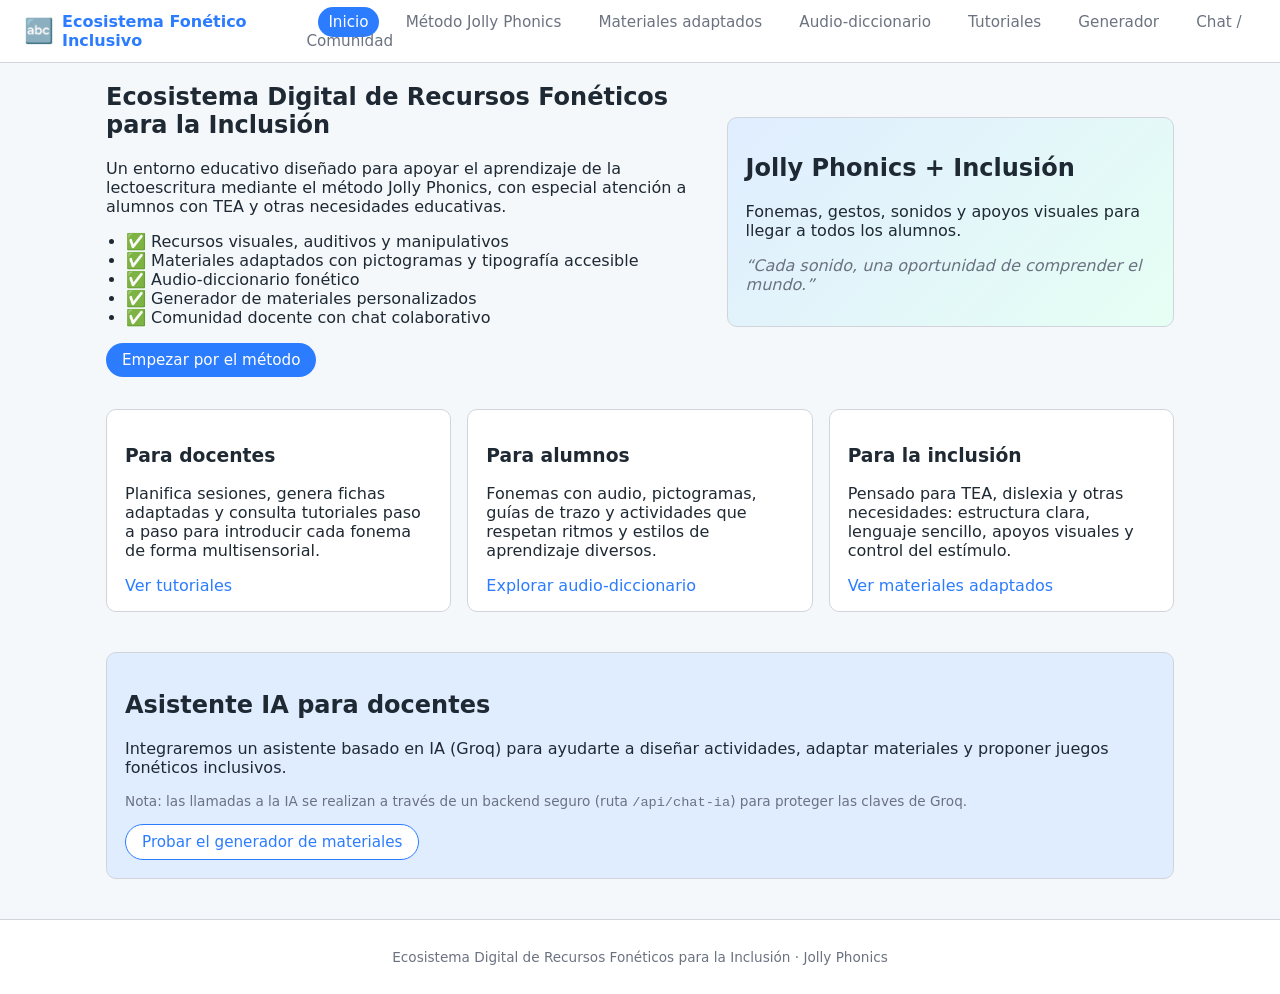
<file: index.html>
<!DOCTYPE html>
<html lang="es">
<head>
  <meta charset="UTF-8" />
  <title>Ecosistema Digital de Recursos Fonéticos para la Inclusión</title>
  <link rel="stylesheet" href="styles.css" />
  <script defer src="script.js"></script>
</head>
<body>
  <header class="main-header">
    <div class="logo">
      <span class="logo-icon">🔤</span>
      <span class="logo-text">Ecosistema Fonético Inclusivo</span>
    </div>
    <nav class="main-nav">
      <a href="index.html" class="active">Inicio</a>
      <a href="metodo.html">Método Jolly Phonics</a>
      <a href="materiales.html">Materiales adaptados</a>
      <a href="audio.html">Audio-diccionario</a>
      <a href="tutoriales.html">Tutoriales</a>
      <a href="generador.html">Generador</a>
      <a href="chat.html">Chat / Comunidad</a>
    </nav>
  </header>

  <main class="content">
    <section class="hero">
      <div class="hero-text">
        <h1>Ecosistema Digital de Recursos Fonéticos para la Inclusión</h1>
        <p>
          Un entorno educativo diseñado para apoyar el aprendizaje de la lectoescritura
          mediante el método Jolly Phonics, con especial atención a alumnos con TEA
          y otras necesidades educativas.
        </p>
        <ul class="hero-list">
          <li>✅ Recursos visuales, auditivos y manipulativos</li>
          <li>✅ Materiales adaptados con pictogramas y tipografía accesible</li>
          <li>✅ Audio-diccionario fonético</li>
          <li>✅ Generador de materiales personalizados</li>
          <li>✅ Comunidad docente con chat colaborativo</li>
        </ul>
        <a href="metodo.html" class="btn-primary">Empezar por el método</a>
      </div>
      <div class="hero-illustration">
        <div class="card">
          <h2>Jolly Phonics + Inclusión</h2>
          <p>Fonemas, gestos, sonidos y apoyos visuales para llegar a todos los alumnos.</p>
          <p class="tagline">“Cada sonido, una oportunidad de comprender el mundo.”</p>
        </div>
      </div>
    </section>

    <section class="grid-3">
      <article class="card">
        <h3>Para docentes</h3>
        <p>
          Planifica sesiones, genera fichas adaptadas y consulta tutoriales paso a paso
          para introducir cada fonema de forma multisensorial.
        </p>
        <a href="tutoriales.html" class="link-more">Ver tutoriales</a>
      </article>
      <article class="card">
        <h3>Para alumnos</h3>
        <p>
          Fonemas con audio, pictogramas, guías de trazo y actividades que respetan
          ritmos y estilos de aprendizaje diversos.
        </p>
        <a href="audio.html" class="link-more">Explorar audio-diccionario</a>
      </article>
      <article class="card">
        <h3>Para la inclusión</h3>
        <p>
          Pensado para TEA, dislexia y otras necesidades: estructura clara, lenguaje sencillo,
          apoyos visuales y control del estímulo.
        </p>
        <a href="materiales.html" class="link-more">Ver materiales adaptados</a>
      </article>
    </section>

    <section class="highlight">
      <h2>Asistente IA para docentes</h2>
      <p>
        Integraremos un asistente basado en IA (Groq) para ayudarte a diseñar actividades,
        adaptar materiales y proponer juegos fonéticos inclusivos.
      </p>
      <p class="small">
        Nota: las llamadas a la IA se realizan a través de un backend seguro
        (ruta <code>/api/chat-ia</code>) para proteger las claves de Groq.
      </p>
      <a href="generador.html" class="btn-secondary">Probar el generador de materiales</a>
    </section>
  </main>

  <footer class="main-footer">
    <p>Ecosistema Digital de Recursos Fonéticos para la Inclusión · Jolly Phonics</p>
  </footer>
</body>
</html>
</file>
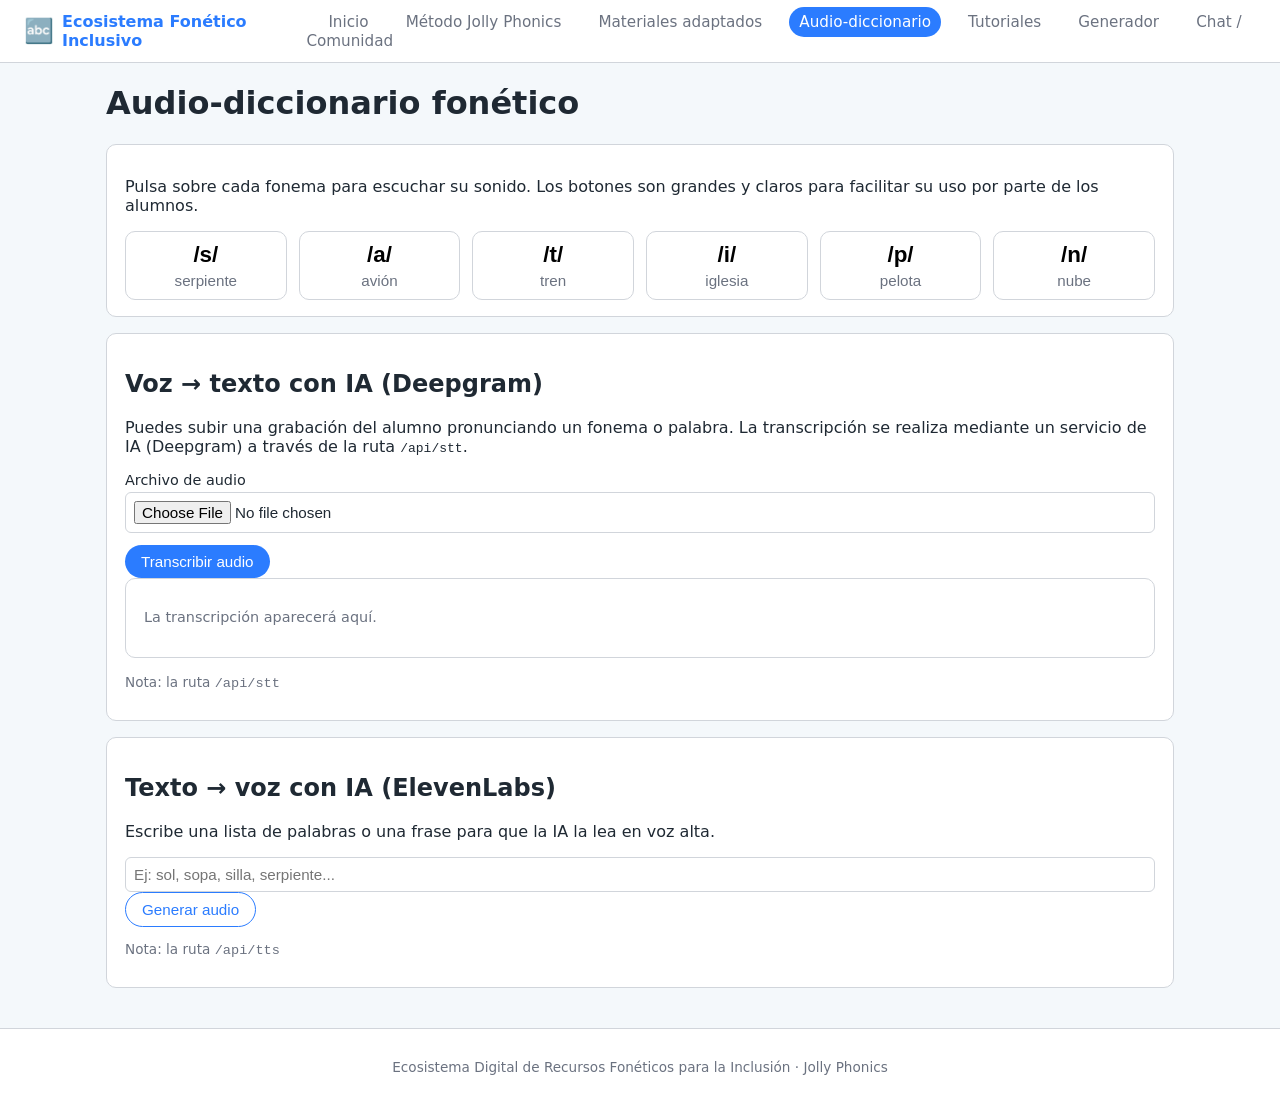
<file: audio.html>
<!DOCTYPE html>
<html lang="es">
<head>
  <meta charset="UTF-8" />
  <title>Audio-diccionario fonético</title>
  <link rel="stylesheet" href="styles.css" />
  <script defer src="script.js"></script>
</head>
<body>
  <header class="main-header">
    <div class="logo">
      <span class="logo-icon">🔤</span>
      <span class="logo-text">Ecosistema Fonético Inclusivo</span>
    </div>
    <nav class="main-nav">
      <a href="index.html">Inicio</a>
      <a href="metodo.html">Método Jolly Phonics</a>
      <a href="materiales.html">Materiales adaptados</a>
      <a href="audio.html" class="active">Audio-diccionario</a>
      <a href="tutoriales.html">Tutoriales</a>
      <a href="generador.html">Generador</a>
      <a href="chat.html">Chat / Comunidad</a>
    </nav>
  </header>

  <main class="content">
    <h1>Audio-diccionario fonético</h1>

    <section class="card">
      <p>
        Pulsa sobre cada fonema para escuchar su sonido. Los botones son grandes y claros
        para facilitar su uso por parte de los alumnos.
      </p>

      <div class="audio-grid">
        <button class="audio-btn" onclick="playFonema('audio/s.mp3')">
          <span class="fonema-symbol">/s/</span>
          <span class="fonema-word">serpiente</span>
        </button>
        <button class="audio-btn" onclick="playFonema('audio/a.mp3')">
          <span class="fonema-symbol">/a/</span>
          <span class="fonema-word">avión</span>
        </button>
        <button class="audio-btn" onclick="playFonema('audio/t.mp3')">
          <span class="fonema-symbol">/t/</span>
          <span class="fonema-word">tren</span>
        </button>
        <button class="audio-btn" onclick="playFonema('audio/i.mp3')">
          <span class="fonema-symbol">/i/</span>
          <span class="fonema-word">iglesia</span>
        </button>
        <button class="audio-btn" onclick="playFonema('audio/p.mp3')">
          <span class="fonema-symbol">/p/</span>
          <span class="fonema-word">pelota</span>
        </button>
        <button class="audio-btn" onclick="playFonema('audio/n.mp3')">
          <span class="fonema-symbol">/n/</span>
          <span class="fonema-word">nube</span>
        </button>
      </div>

      <audio id="audio-player"></audio>
    </section>

    <section class="card">
      <h2>Voz → texto con IA (Deepgram)</h2>
      <p>
        Puedes subir una grabación del alumno pronunciando un fonema o palabra. La transcripción
        se realiza mediante un servicio de IA (Deepgram) a través de la ruta <code>/api/stt</code>.
      </p>
      <div class="form-grid">
        <div>
          <label for="stt-file">Archivo de audio</label>
          <input type="file" id="stt-file" accept="audio/*" />
        </div>
      </div>
      <button class="btn-primary" onclick="enviarAudioSTT()">Transcribir audio</button>
      <div id="stt-result" class="ficha-preview">
        <p class="placeholder">La transcripción aparecerá aquí.</p>
      </div>
      <p class="small">
        Nota: la ruta <code>/api/stt</code debe implementarse en el backend para llamar a Deepgram
        con tu clave privada.>
      </p>
    </section>

    <section class="card">
      <h2>Texto → voz con IA (ElevenLabs)</h2>
      <p>
        Escribe una lista de palabras o una frase para que la IA la lea en voz alta.
      </p>
      <input type="text" id="tts-text" placeholder="Ej: sol, sopa, silla, serpiente..." />
      <button class="btn-secondary" onclick="enviarTextoTTS()">Generar audio</button>
      <audio id="tts-audio" controls style="display:none; margin-top:10px;"></audio>
      <p class="small">
        Nota: la ruta <code>/api/tts</code debe implementarse en el backend para llamar a ElevenLabs
        con tu clave privada.>
      </p>
    </section>
  </main>

  <footer class="main-footer">
    <p>Ecosistema Digital de Recursos Fonéticos para la Inclusión · Jolly Phonics</p>
  </footer>
</body>
</html>
</file>
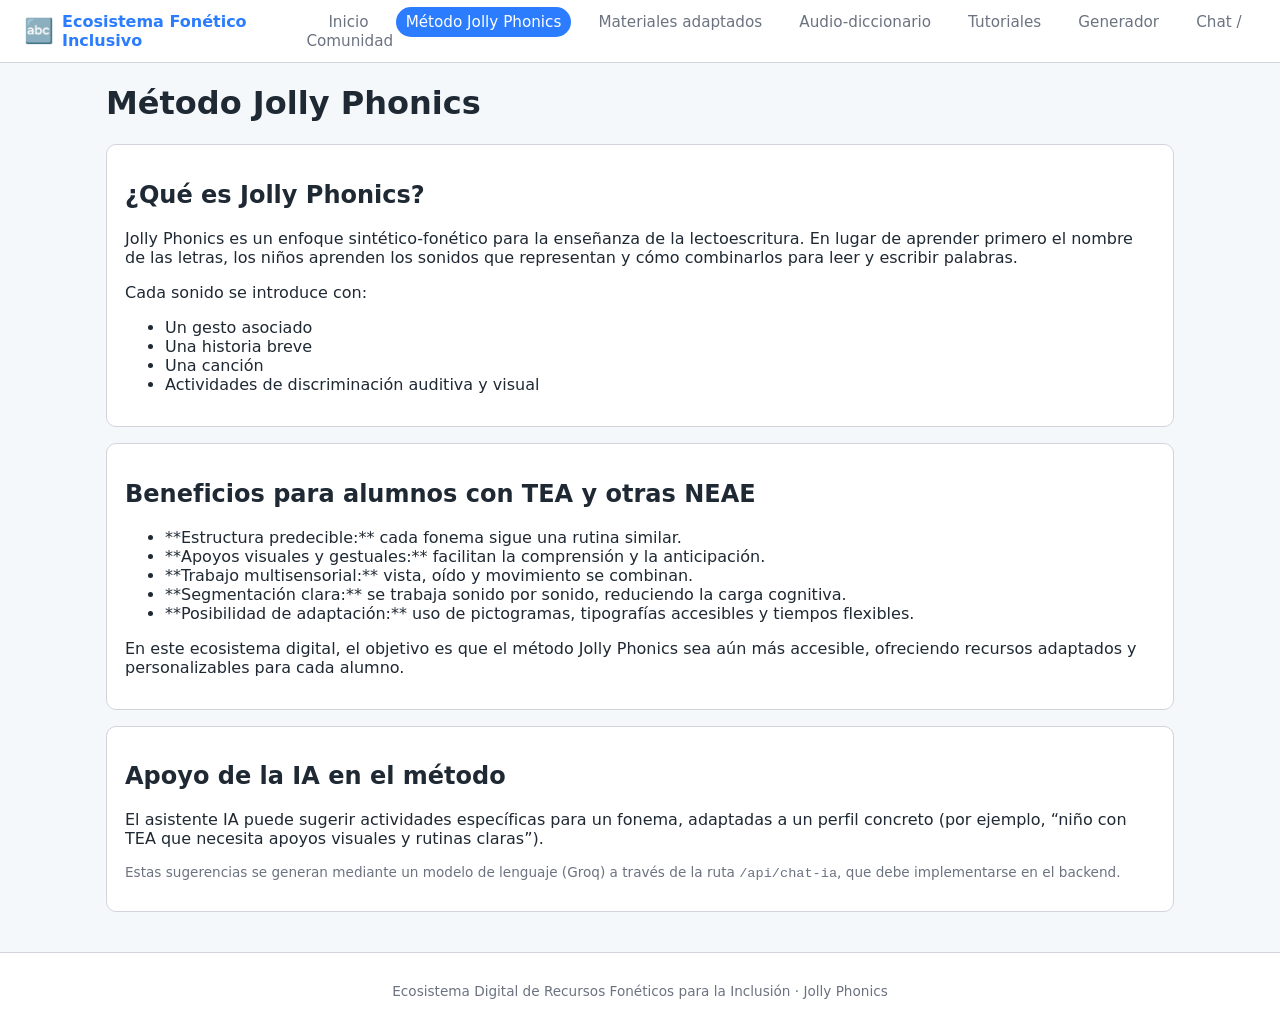
<file: metodo.html>
<!DOCTYPE html>
<html lang="es">
<head>
  <meta charset="UTF-8" />
  <title>Método Jolly Phonics</title>
  <link rel="stylesheet" href="styles.css" />
  <script defer src="script.js"></script>
</head>
<body>
  <header class="main-header">
    <div class="logo">
      <span class="logo-icon">🔤</span>
      <span class="logo-text">Ecosistema Fonético Inclusivo</span>
    </div>
    <nav class="main-nav">
      <a href="index.html">Inicio</a>
      <a href="metodo.html" class="active">Método Jolly Phonics</a>
      <a href="materiales.html">Materiales adaptados</a>
      <a href="audio.html">Audio-diccionario</a>
      <a href="tutoriales.html">Tutoriales</a>
      <a href="generador.html">Generador</a>
      <a href="chat.html">Chat / Comunidad</a>
    </nav>
  </header>

  <main class="content">
    <h1>Método Jolly Phonics</h1>

    <section class="card">
      <h2>¿Qué es Jolly Phonics?</h2>
      <p>
        Jolly Phonics es un enfoque sintético-fonético para la enseñanza de la lectoescritura.
        En lugar de aprender primero el nombre de las letras, los niños aprenden los sonidos
        que representan y cómo combinarlos para leer y escribir palabras.
      </p>
      <p>
        Cada sonido se introduce con:
      </p>
      <ul>
        <li>Un gesto asociado</li>
        <li>Una historia breve</li>
        <li>Una canción</li>
        <li>Actividades de discriminación auditiva y visual</li>
      </ul>
    </section>

    <section class="card">
      <h2>Beneficios para alumnos con TEA y otras NEAE</h2>
      <ul>
        <li>**Estructura predecible:** cada fonema sigue una rutina similar.</li>
        <li>**Apoyos visuales y gestuales:** facilitan la comprensión y la anticipación.</li>
        <li>**Trabajo multisensorial:** vista, oído y movimiento se combinan.</li>
        <li>**Segmentación clara:** se trabaja sonido por sonido, reduciendo la carga cognitiva.</li>
        <li>**Posibilidad de adaptación:** uso de pictogramas, tipografías accesibles y tiempos flexibles.</li>
      </ul>
      <p>
        En este ecosistema digital, el objetivo es que el método Jolly Phonics sea aún más accesible,
        ofreciendo recursos adaptados y personalizables para cada alumno.
      </p>
    </section>

    <section class="card">
      <h2>Apoyo de la IA en el método</h2>
      <p>
        El asistente IA puede sugerir actividades específicas para un fonema, adaptadas a un perfil concreto
        (por ejemplo, “niño con TEA que necesita apoyos visuales y rutinas claras”).
      </p>
      <p class="small">
        Estas sugerencias se generan mediante un modelo de lenguaje (Groq) a través de la ruta
        <code>/api/chat-ia</code>, que debe implementarse en el backend.
      </p>
    </section>
  </main>

  <footer class="main-footer">
    <p>Ecosistema Digital de Recursos Fonéticos para la Inclusión · Jolly Phonics</p>
  </footer>
</body>
</html>
</file>
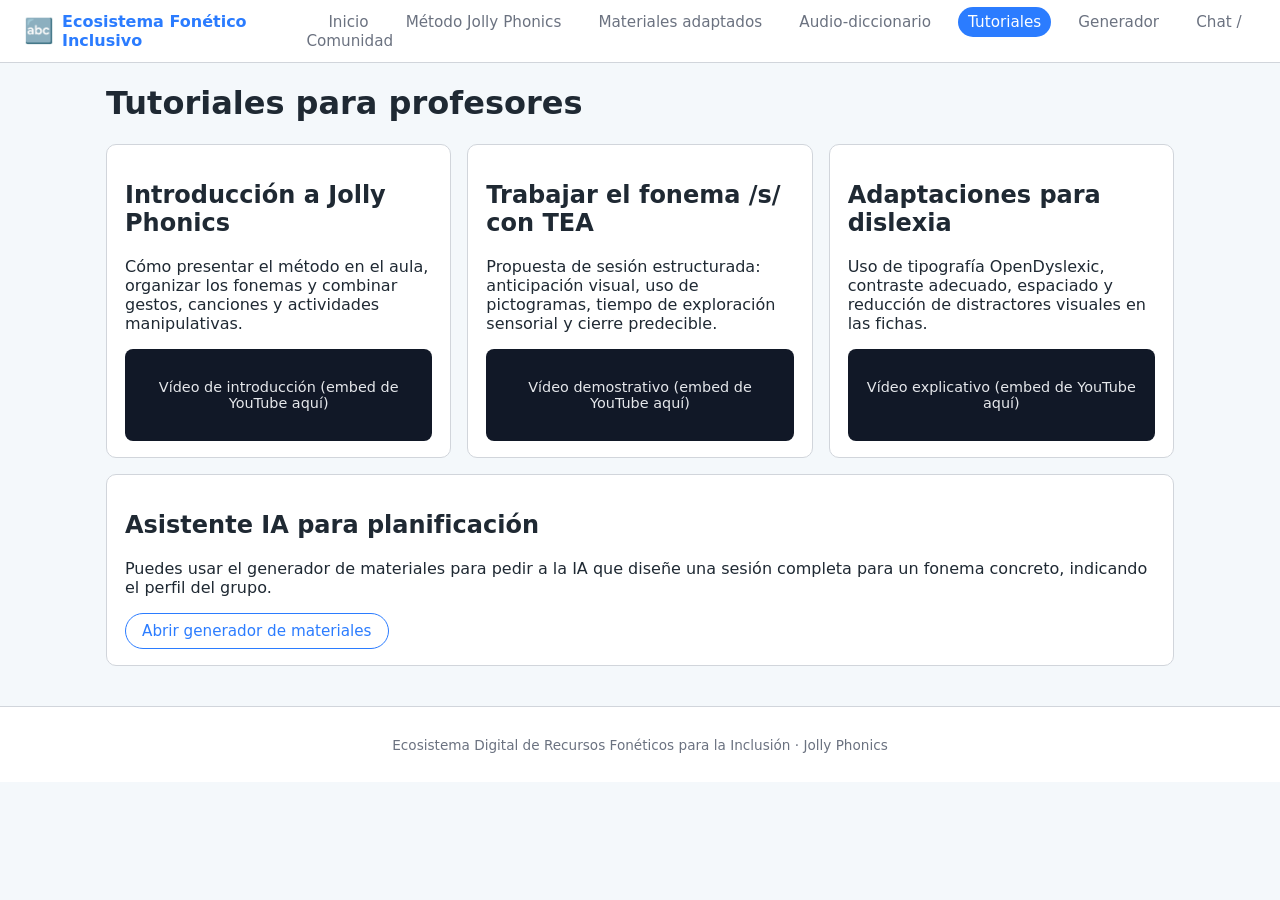
<file: tutoriales.html>
<!DOCTYPE html>
<html lang="es">
<head>
  <meta charset="UTF-8" />
  <title>Tutoriales para profesores</title>
  <link rel="stylesheet" href="styles.css" />
  <script defer src="script.js"></script>
</head>
<body>
  <header class="main-header">
    <div class="logo">
      <span class="logo-icon">🔤</span>
      <span class="logo-text">Ecosistema Fonético Inclusivo</span>
    </div>
    <nav class="main-nav">
      <a href="index.html">Inicio</a>
      <a href="metodo.html">Método Jolly Phonics</a>
      <a href="materiales.html">Materiales adaptados</a>
      <a href="audio.html">Audio-diccionario</a>
      <a href="tutoriales.html" class="active">Tutoriales</a>
      <a href="generador.html">Generador</a>
      <a href="chat.html">Chat / Comunidad</a>
    </nav>
  </header>

  <main class="content">
    <h1>Tutoriales para profesores</h1>

    <section class="card-grid">
      <article class="card">
        <h2>Introducción a Jolly Phonics</h2>
        <p>
          Cómo presentar el método en el aula, organizar los fonemas y combinar gestos, canciones
          y actividades manipulativas.
        </p>
        <div class="video-placeholder">
          <p>Vídeo de introducción (embed de YouTube aquí)</p>
        </div>
      </article>

      <article class="card">
        <h2>Trabajar el fonema /s/ con TEA</h2>
        <p>
          Propuesta de sesión estructurada: anticipación visual, uso de pictogramas, tiempo de
          exploración sensorial y cierre predecible.
        </p>
        <div class="video-placeholder">
          <p>Vídeo demostrativo (embed de YouTube aquí)</p>
        </div>
      </article>

      <article class="card">
        <h2>Adaptaciones para dislexia</h2>
        <p>
          Uso de tipografía OpenDyslexic, contraste adecuado, espaciado y reducción de distractores
          visuales en las fichas.
        </p>
        <div class="video-placeholder">
          <p>Vídeo explicativo (embed de YouTube aquí)</p>
        </div>
      </article>
    </section>

    <section class="card">
      <h2>Asistente IA para planificación</h2>
      <p>
        Puedes usar el generador de materiales para pedir a la IA que diseñe una sesión completa
        para un fonema concreto, indicando el perfil del grupo.
      </p>
      <a href="generador.html" class="btn-secondary">Abrir generador de materiales</a>
    </section>
  </main>

  <footer class="main-footer">
    <p>Ecosistema Digital de Recursos Fonéticos para la Inclusión · Jolly Phonics</p>
  </footer>
</body>
</html>
</file>
<file: styles.css>
:root {
  --bg: #f4f8fb;
  --primary: #2b7cff;
  --primary-soft: #e0edff;
  --accent: #2ecc71;
  --text: #1f2933;
  --muted: #6b7280;
  --card-bg: #ffffff;
  --border: #d1d5db;
  --danger: #ef4444;
  --radius: 10px;
}

* {
  box-sizing: border-box;
}

body {
  margin: 0;
  font-family: system-ui, -apple-system, BlinkMacSystemFont, "Segoe UI", sans-serif;
  background: var(--bg);
  color: var(--text);
}

.main-header {
  display: flex;
  justify-content: space-between;
  align-items: center;
  padding: 12px 24px;
  background: #ffffff;
  border-bottom: 1px solid var(--border);
  position: sticky;
  top: 0;
  z-index: 10;
}

.logo {
  display: flex;
  align-items: center;
  gap: 8px;
  font-weight: 600;
  color: var(--primary);
}

.logo-icon {
  font-size: 1.5rem;
}

.main-nav a {
  margin-left: 12px;
  text-decoration: none;
  color: var(--muted);
  font-size: 0.95rem;
  padding: 6px 10px;
  border-radius: 999px;
}

.main-nav a:hover {
  background: var(--primary-soft);
  color: var(--primary);
}

.main-nav a.active {
  background: var(--primary);
  color: #ffffff;
}

.content {
  max-width: 1100px;
  margin: 20px auto 40px;
  padding: 0 16px;
}

.hero {
  display: grid;
  grid-template-columns: minmax(0, 2fr) minmax(0, 1.5fr);
  gap: 24px;
  align-items: center;
  margin-bottom: 32px;
}

.hero-text h1 {
  margin-top: 0;
}

.hero-list {
  padding-left: 20px;
}

.hero-illustration .card {
  background: linear-gradient(135deg, #e0edff, #e6fff4);
}

.card,
.ficha-preview {
  background: var(--card-bg);
  border-radius: var(--radius);
  padding: 16px 18px;
  border: 1px solid var(--border);
  margin-bottom: 16px;
}

.card-grid {
  display: grid;
  grid-template-columns: repeat(auto-fit, minmax(260px, 1fr));
  gap: 16px;
}

.grid-3 {
  display: grid;
  grid-template-columns: repeat(auto-fit, minmax(260px, 1fr));
  gap: 16px;
  margin-bottom: 24px;
}

.highlight {
  background: var(--primary-soft);
  border-radius: var(--radius);
  padding: 18px;
  border: 1px solid var(--border);
  margin-top: 16px;
}

.btn-primary,
.btn-secondary {
  display: inline-block;
  border: none;
  border-radius: 999px;
  padding: 8px 16px;
  font-size: 0.95rem;
  cursor: pointer;
  text-decoration: none;
}

.btn-primary {
  background: var(--primary);
  color: #ffffff;
}

.btn-secondary {
  background: #ffffff;
  color: var(--primary);
  border: 1px solid var(--primary);
}

.btn-primary:hover {
  background: #1f6ae0;
}

.btn-secondary:hover {
  background: var(--primary-soft);
}

.link-more {
  color: var(--primary);
  text-decoration: none;
  font-weight: 500;
}

.link-more:hover {
  text-decoration: underline;
}

.main-footer {
  text-align: center;
  padding: 16px;
  font-size: 0.85rem;
  color: var(--muted);
  border-top: 1px solid var(--border);
  background: #ffffff;
}

/* Formularios y fichas */

.form-grid {
  display: grid;
  grid-template-columns: repeat(auto-fit, minmax(220px, 1fr));
  gap: 16px;
  margin-bottom: 12px;
}

label {
  display: block;
  font-size: 0.9rem;
  margin-bottom: 4px;
}

select,
input[type="text"],
input[type="file"],
textarea {
  width: 100%;
  padding: 8px;
  border-radius: 6px;
  border: 1px solid var(--border);
  font-size: 0.95rem;
}

textarea {
  resize: vertical;
}

.checkbox-group {
  display: flex;
  flex-direction: column;
  gap: 4px;
  font-size: 0.9rem;
}

.ficha-preview {
  min-height: 80px;
}

.placeholder {
  color: var(--muted);
  font-size: 0.9rem;
}

/* Audio diccionario */

.audio-grid {
  display: grid;
  grid-template-columns: repeat(auto-fit, minmax(140px, 1fr));
  gap: 12px;
}

.audio-btn {
  border-radius: var(--radius);
  border: 1px solid var(--border);
  background: #ffffff;
  padding: 10px;
  cursor: pointer;
  display: flex;
  flex-direction: column;
  align-items: center;
  gap: 4px;
  font-size: 0.95rem;
}

.audio-btn:hover {
  background: var(--primary-soft);
}

.fonema-symbol {
  font-size: 1.4rem;
  font-weight: 600;
}

.fonema-word {
  color: var(--muted);
}

/* Video placeholder */

.video-placeholder {
  background: #111827;
  color: #e5e7eb;
  border-radius: 8px;
  padding: 16px;
  text-align: center;
  font-size: 0.9rem;
}

/* Chat */

.chat-container {
  border-radius: var(--radius);
  border: 1px solid var(--border);
  background: #ffffff;
  display: flex;
  flex-direction: column;
  height: 400px;
}

.chat-messages {
  flex: 1;
  padding: 10px;
  overflow-y: auto;
  font-size: 0.9rem;
}

.chat-message {
  margin-bottom: 8px;
}

.chat-message-name {
  font-weight: 600;
  margin-right: 4px;
}

.chat-message-time {
  font-size: 0.75rem;
  color: var(--muted);
}

.chat-input-row {
  display: grid;
  grid-template-columns: 1fr 2fr auto;
  gap: 6px;
  padding: 8px;
  border-top: 1px solid var(--border);
}

/* Utilidades */

.small {
  font-size: 0.85rem;
  color: var(--muted);
}

.tagline {
  font-style: italic;
  color: var(--muted);
}

/* Responsive */

@media (max-width: 768px) {
  .hero {
    grid-template-columns: 1fr;
  }

  .main-header {
    flex-direction: column;
    align-items: flex-start;
    gap: 8px;
  }

  .main-nav {
    display: flex;
    flex-wrap: wrap;
  }

  .main-nav a {
    margin: 4px 4px 0 0;
  }

  .chat-container {
    height: 360px;
  }
}
</file>
